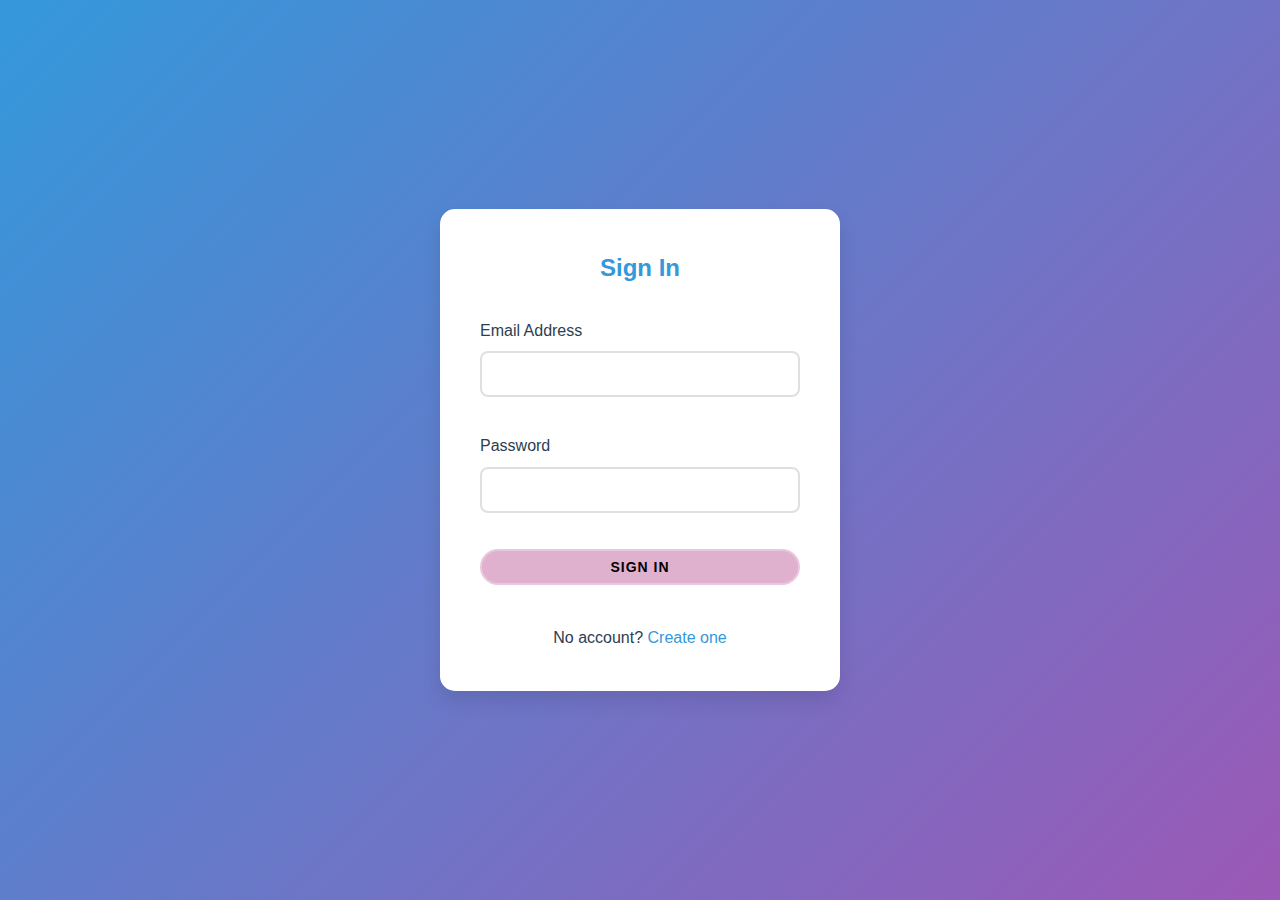
<file: frontend/pages/signin.html>
<!DOCTYPE html>
<html lang="en">
<head>
    <meta charset="UTF-8">
    <meta name="viewport" content="width=device-width, initial-scale=1.0">
    <title>Sign In - Wellness Tracker</title>
    <link rel="stylesheet" href="styles.css">
    <script src="auth.js" defer></script>
</head>
<body>
    <div class="auth-page">
        <div class="auth-card">
            <h2>Sign In</h2>
            <form id="signInForm" class="auth-form">
                <div class="form-group">
                    <label for="email">Email Address</label>
                    <input type="email" id="email" required>
                </div>
                <div class="form-group">
                    <label for="password">Password</label>
                    <input type="password" id="password" required>
                </div>
                <button type="submit" class="auth-btn">Sign In</button>
                <div class="auth-links">
                    <p>No account? <a href="signup.html">Create one</a></p>
                </div>
            </form>
        </div>
    </div>
</body>
</html>
</file>
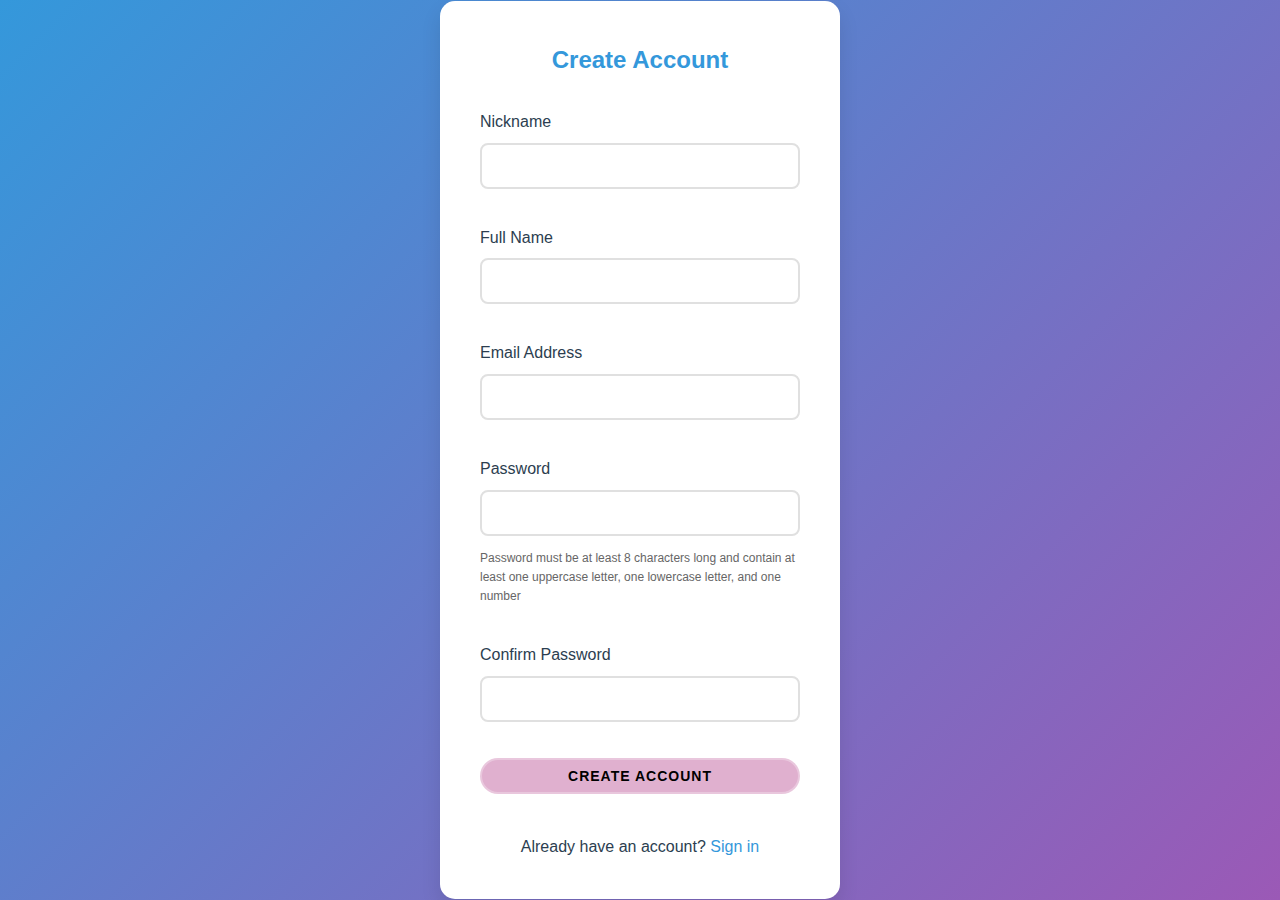
<file: frontend/pages/signup.html>
<!DOCTYPE html>
<html lang="en">
<head>
    <meta charset="UTF-8">
    <meta name="viewport" content="width=device-width, initial-scale=1.0">
    <title>Create Account - Wellness Tracker</title>
    <link rel="stylesheet" href="styles.css">
    <script src="auth.js" defer></script>
</head>
<body>
    <div class="auth-page">
        <div class="auth-card">
            <h2>Create Account</h2>
            <form id="signUpForm" class="auth-form">
                <div class="form-group">
                    <label for="nickname">Nickname</label>
                    <input type="text" id="nickname" required>
                </div>
                <div class="form-group">
                    <label for="fullname">Full Name</label>
                    <input type="text" id="fullname" required>
                </div>
                <div class="form-group">
                    <label for="email">Email Address</label>
                    <input type="email" id="email" required>
                </div>
                <div class="form-group">
                    <label for="password">Password</label>
                    <input type="password" id="password" required>
                    <div class="password-requirements">
                        Password must be at least 8 characters long and contain at least one uppercase letter, one lowercase letter, and one number
                    </div>
                </div>
                <div class="form-group">
                    <label for="confirmPassword">Confirm Password</label>
                    <input type="password" id="confirmPassword" required>
                </div>
                <button type="submit" class="auth-btn">Create Account</button>
                <div class="auth-links">
                    <p>Already have an account? <a href="signin.html">Sign in</a></p>
                </div>
            </form>
        </div>
    </div>
</body>
</html>
</file>
<file: frontend/pages/styles.css>
:root {
    --primary-color: #3498db;
    --secondary-color: #2ecc71;
    --background-color: #f0f4f8;
    --text-color: #2c3e50;
    --card-background: #ffffff;
    --accent-color: #9b59b6;
}

* {
    margin: 0;
    padding: 0;
    box-sizing: border-box;
    transition: all 0.3s ease;
}

body {
    font-family: 'Segoe UI', Tahoma, Geneva, Verdana, sans-serif;
    background-color: var(--background-color);
    color: var(--text-color);
    line-height: 1.6;
}

.container {
    max-width: 1100px;
    margin: 0 auto;
    padding: 20px;
}

header {
    position: relative;
    display: flex;
    flex-direction: column;
    align-items: center;
    justify-content: center;
    padding: 40px 20px;
    background: linear-gradient(135deg, var(--primary-color), var(--accent-color));
    color: white;
    text-align: center;
    border-radius: 12px;
    box-shadow: 0 10px 20px rgba(0,0,0,0.1);
}

/* Header Layout */
header {
    display: flex;
    flex-direction: column;
    gap: 15px;
    padding: 15px 0;
}


header h1 {
    font-weight: 300;
    letter-spacing: 1px;
}

.nav-back {
    position: absolute;
    left: 20px;
    top: 20px;
}

.nav-back button {
    background: transparent;
    color: white;
    border: 2px solid rgba(255, 255, 255, 0.3);
    padding: 8px 15px;
    border-radius: 20px;
    cursor: pointer;
    font-size: 14px;
    display: flex;
    align-items: center;
    gap: 8px;
}

.nav-back button:hover {
    background: rgba(255, 255, 255, 0.1);
}

.auth-container {
    position: absolute;
    top: 20px;
    right: 20px;
    z-index: 1;
}

.auth-btn {
    background-color: rgba(211, 143, 187, 0.7);
    color: rgb(0, 0, 0);
    border: 2px solid rgba(255, 255, 255, 0.3);
    padding: 8px 20px;
    border-radius: 20px;
    cursor: pointer;
    font-size: 14px;
    transition: all 0.3s ease;
    display: inline-block;
}

.auth-btn:hover {
    background-color: rgba(255, 255, 255, 0.1);
    transform: translateY(-2px);
}

nav {
    display: flex;
    justify-content: center;
    gap: 20px;
    margin-top: 20px;
}

nav button {
    background-color: rgba(255,255,255,0.2);
    color: white;
    border: none;
    padding: 12px 25px;
    border-radius: 30px;
    cursor: pointer;
    font-weight: 600;
    text-transform: uppercase;
    letter-spacing: 1px;
    outline: none;
}

nav button:hover {
    background-color: rgba(255,255,255,0.3);
    transform: translateY(-3px);
}

main section {
    display: none;
    background-color: var(--card-background);
    padding: 30px;
    margin-top: 25px;
    border-radius: 12px;
    box-shadow: 0 15px 30px rgba(0,0,0,0.08);
}

.active-section {
    display: block;
    animation: fadeIn 0.5s ease;
}

@keyframes fadeIn {
    from { opacity: 0; transform: translateY(20px); }
    to { opacity: 1; transform: translateY(0); }
}

section h2 {
    color: var(--primary-color);
    margin-bottom: 20px;
    border-bottom: 3px solid var(--secondary-color);
    padding-bottom: 10px;
}

form {
    display: grid;
    gap: 15px;
}

textarea, input, select {
    width: 100%;
    padding: 12px;
    border: 2px solid #e0e0e0;
    border-radius: 8px;
    font-size: 16px;
}

textarea {
    resize: vertical;
    min-height: 120px;
}

button {
    background-color: var(--primary-color);
    color: white;
    border: none;
    padding: 12px 20px;
    border-radius: 30px;
    cursor: pointer;
    font-weight: 600;
    text-transform: uppercase;
    letter-spacing: 1px;
}

button:hover {
    background-color: var(--accent-color);
    transform: translateY(-2px);
    box-shadow: 0 5px 15px rgba(0,0,0,0.1);
}

#mealTracker {
    display: flex;
    gap: 20px;
    margin-bottom: 20px;
}

.meal-category {
    flex: 1;
    background-color: #f9f9f9;
    border-radius: 10px;
    padding: 20px;
    box-shadow: 0 5px 15px rgba(0,0,0,0.05);
}

.meal-category h3 {
    color: var(--secondary-color);
    margin-bottom: 15px;
}

.meal-category ul {
    list-style-type: none;
}

.meal-category li {
    background-color: white;
    margin-bottom: 10px;
    padding: 12px;
    border-radius: 8px;
    box-shadow: 0 3px 10px rgba(0,0,0,0.05);
}

#metricsTracker {
    display: grid;
    grid-template-columns: repeat(3, 1fr);
    gap: 20px;
}

.metric {
    background-color: #f9f9f9;
    padding: 20px;
    border-radius: 10px;
    text-align: center;
    box-shadow: 0 5px 15px rgba(0,0,0,0.05);
}

.metric label {
    display: block;
    margin-bottom: 10px;
    color: var(--primary-color);
}

#statsSection {
    display: grid;
    gap: 30px;
}

#nutrientStats, #mentalHealthStats, #progressTracking {
    background-color: var(--card-background);
    border-radius: 12px;
    padding: 25px;
    box-shadow: 0 10px 20px rgba(0,0,0,0.05);
}

.chart-container {
    height: 300px;
    margin-bottom: 20px;
}

.nutrient-details {
    margin-top: 20px;
}

#recommendedIntakeTable {
    width: 100%;
    border-collapse: separate;
    border-spacing: 0;
    margin-top: 15px;
}

#recommendedIntakeTable th, 
#recommendedIntakeTable td {
    padding: 12px;
    text-align: left;
    border-bottom: 1px solid #f0f0f0;
}

.mental-health-grid {
    display: grid;
    grid-template-columns: repeat(3, 1fr);
    gap: 20px;
}

.mental-health-card, .progress-card {
    background-color: #f9f9f9;
    border-radius: 10px;
    padding: 20px;
    text-align: center;
    box-shadow: 0 5px 15px rgba(0,0,0,0.05);
    transition: all 0.3s ease;
}

#stressLevelCard:hover {
    background: linear-gradient(135deg, #ffc67c, #ffb347);
    color: var(--text-color);
    transform: scale(1.03);
    box-shadow: 0 10px 20px rgba(255,198,124,0.2);
}

#moodTrackerCard:hover {
    background: linear-gradient(135deg, #a5e6bc, #87d5a5);
    color: var(--text-color);
    transform: scale(1.03);
    box-shadow: 0 10px 20px rgba(165,230,188,0.2);
}

#sleepQualityCard:hover {
    background: linear-gradient(135deg, #a5ceff, #7eb9ff);
    color: var(--text-color);
    transform: scale(1.03);
    box-shadow: 0 10px 20px rgba(165,206,255,0.2);
}

.progress-card:nth-child(1):hover {
    background: linear-gradient(135deg, #ffb3d9, #ffaed6);
    color: var(--text-color);
    transform: scale(1.03);
    box-shadow: 0 10px 20px rgba(255,179,217,0.2);
}

.progress-card:nth-child(2):hover {
    background: linear-gradient(135deg, #ffab91, #ff8a80);
    color: var(--text-color);
    transform: scale(1.03);
    box-shadow: 0 10px 20px rgba(255,171,145,0.2);
}

.mental-health-card:hover,
.progress-card:hover {
    cursor: pointer;
    background-blend-mode: soft-light;
}

.mental-health-card, 
.progress-card,
#stressLevelCard:hover,
#moodTrackerCard:hover,
#sleepQualityCard:hover {
    transition: all 0.3s cubic-bezier(0.25, 0.8, 0.25, 1);
}

.progress-grid {
    display: grid;
    grid-template-columns: 1fr 1fr;
    gap: 20px;
}

.journal-actions {
    display: flex;
    gap: 15px;
    margin-top: 15px;
}

.journal-history-container {
    display: flex;
    flex-direction: column;
    gap: 15px;
    max-height: 600px;
    overflow-y: auto;
}

.journal-history-entry {
    background-color: #f9f9f9;
    border-radius: 10px;
    padding: 15px;
    display: flex;
    justify-content: space-between;
    align-items: flex-start;
    box-shadow: 0 4px 6px rgba(0,0,0,0.1);
}

.journal-history-entry .journal-entry-content {
    flex-grow: 1;
    margin-right: 15px;
}

.journal-history-entry .entry-actions {
    display: flex;
    gap: 10px;
}

.edit-entry-btn, .delete-entry-btn {
    padding: 8px 15px;
    border-radius: 5px;
    cursor: pointer;
    border: none;
    transition: all 0.3s ease;
}

.edit-entry-btn {
    background-color: var(--secondary-color);
    color: white;
}

.edit-entry-btn:hover {
    background-color: #27ae60;
    transform: translateY(-2px);
}

.edit-mode textarea {
    width: 100%;
    min-height: 100px;
    margin: 10px 0;
    padding: 10px;
    border: 2px solid var(--secondary-color);
    border-radius: 5px;
    font-size: 14px;
}

.edit-mode .edit-actions {
    display: flex;
    gap: 10px;
    justify-content: flex-end;
    margin-top: 10px;
}

.save-edit-btn, .cancel-edit-btn {
    padding: 8px 15px;
    border-radius: 5px;
    cursor: pointer;
    border: none;
    transition: all 0.3s ease;
}

.save-edit-btn {
    background-color: var(--secondary-color);
    color: white;
}

.cancel-edit-btn {
    background-color: #95a5a6;
    color: white;
}

.save-edit-btn:hover, .cancel-edit-btn:hover {
    transform: translateY(-2px);
}

.journal-history-entry p {
    margin-bottom: 10px;
}

.delete-entry-btn {
    background-color: #ff6b6b;
    color: white;
}

.delete-entry-btn:hover {
    background-color: #ff5252;
}

.journal-history-controls {
    display: flex;
    flex-direction: column;
    align-items: center;
    gap: 15px;
    margin-top: 20px;
}

.journal-history-controls .calendar-container, 
.journal-history-controls #selectedDateDisplay,
.journal-history-controls #deleteAllEntriesBtn {
    width: 100%;
    max-width: 400px;
    text-align: center;
}

#deleteAllEntriesBtn {
    margin-top: 20px;
    background-color: #ff4757;
    color: white;
}

#deleteAllEntriesBtn:hover {
    background-color: #ff3636;
}

input[type="range"] {
    appearance: none; 
  -webkit-appearance: none;
  width: 100%;
  height: 10px;
  border-radius: 5px;
  background: #e0e0e0;
  outline: none;
}

input[type="range"]::-webkit-slider-thumb {
  -webkit-appearance: none;
  appearance: none;
  width: 20px;
  height: 20px;
  border-radius: 50%;
  cursor: pointer;
}

#happinessLevel {
  background: linear-gradient(to right, #a2d5ab 0%, #a2d5ab 50%, #e0e0e0 50%, #e0e0e0 100%);
}

#dissociationLevel {
  background: linear-gradient(to right, #add8e6 0%, #add8e6 50%, #e0e0e0 50%, #e0e0e0 100%);
}

#anxietyLevel {
  background: linear-gradient(to right, #ffdab9 0%, #ffdab9 50%, #e0e0e0 50%, #e0e0e0 100%);
}

input[type="range"]::-webkit-slider-runnable-track {
  height: 10px;
  border-radius: 5px;
  background: #e0e0e0;
}

input[type="range"]::-moz-range-track {
  height: 10px;
  border-radius: 5px;
  background: #e0e0e0;
}

.food-entry-form {
  background: #fff;
  padding: 20px;
  border-radius: 10px;
  box-shadow: 0 2px 10px rgba(0,0,0,0.1);
  margin-bottom: 20px;
}

.nutrient-comparison {
  display: grid;
  grid-template-columns: repeat(2, 1fr);
  gap: 20px;
  margin-top: 20px;
  padding: 20px;
  background: #fff;
  border-radius: 10px;
  box-shadow: 0 2px 10px rgba(0,0,0,0.1);
}

.intake-card {
  padding: 15px;
  border-radius: 8px;
  text-align: center;
}

.intake-card.recommended {
  background: rgba(46, 204, 113, 0.1);
}

.intake-card.current {
  background: rgba(52, 152, 219, 0.1);
}

.auth-page {
    display: flex;
    justify-content: center;
    align-items: center;
    min-height: 100vh;
    background: linear-gradient(135deg, var(--primary-color), var(--accent-color));
}

.auth-card {
    background: white;
    padding: 40px;
    border-radius: 15px;
    box-shadow: 0 10px 20px rgba(0, 0, 0, 0.1);
    width: 100%;
    max-width: 400px;
}

.auth-card h2 {
    text-align: center;
    color: var(--primary-color);
    margin-bottom: 30px;
}

.auth-form {
    display: flex;
    flex-direction: column;
    gap: 20px;
}

.form-group {
    display: flex;
    flex-direction: column;
    gap: 8px;
}

.form-group label {
    font-weight: 500;
    color: var(--text-color);
}

.form-group input {
    padding: 12px;
    border: 2px solid #e0e0e0;
    border-radius: 8px;
    font-size: 16px;
    transition: border-color 0.3s ease;
}

.form-group input:focus {
    border-color: var(--primary-color);
    outline: none;
}

.auth-links {
    text-align: center;
    margin-top: 20px;
}

.auth-links a {
    color: var(--primary-color);
    text-decoration: none;
    transition: color 0.3s ease;
}

.auth-links a:hover {
    color: var(--accent-color);
}

.password-requirements {
    font-size: 12px;
    color: #666;
    margin-top: 5px;
}

.error-message {
    color: #e74c3c;
    font-size: 14px;
    margin-top: 5px;
}

footer {
    text-align: center;
    margin-top: 30px;
    padding: 20px;
    background: linear-gradient(135deg, var(--primary-color), var(--accent-color));
    color: white;
    border-radius: 12px;
}

@media (max-width: 768px) {
    #mealTracker, #metricsTracker {
        flex-direction: column;
        grid-template-columns: 1fr;
    }
    .mental-health-grid, .progress-grid {
        grid-template-columns: 1fr;
    }
}

.hidden {
    display: none;
}

#profileContainer {
    display: flex;
    align-items: center;
    gap: 8px;
}


/* Profile Dropdown Styles */
.profile-icon-container {
    position: relative;
    cursor: pointer;
}

#profileIcon {
    width: 40px;
    height: 40px;
    border-radius: 50%;
    object-fit: cover;
    border: 2px solid #4CAF50;
}

.profile-dropdown {
    position: absolute;
    right: 0;
    top: 50px;
    background: white;
    border-radius: 8px;
    box-shadow: 0 2px 10px rgba(0,0,0,0.1);
    width: 250px;
    z-index: 100;
    padding: 15px;
}

.profile-info {
    display: flex;
    align-items: center;
    gap: 10px;
    margin-bottom: 15px;
    padding-bottom: 15px;
    border-bottom: 1px solid #eee;
}

.profile-photo-sm img {
    width: 50px;
    height: 50px;
    border-radius: 50%;
    object-fit: cover;
}

.profile-details h4 {
    margin: 0;
    font-size: 16px;
}

.profile-details p {
    margin: 5px 0 0;
    font-size: 14px;
    color: #666;
}

.dropdown-btn {
    width: 100%;
    padding: 8px;
    background: #f5f5f5;
    border: none;
    border-radius: 4px;
    cursor: pointer;
    display: flex;
    align-items: center;
    gap: 8px;
    font-size: 14px;
}

.dropdown-btn:hover {
    background: #e9e9e9;
}

.dropdown-btn i {
    font-size: 14px;
}

/* Profile Page Styles */
.profile-container {
    max-width: 800px;
    margin: 0 auto;
    padding: 20px;
}

.profile-header {
    text-align: center;
    margin-bottom: 30px;
}

.profile-photo-container {
    position: relative;
    width: 150px;
    height: 150px;
    margin: 0 auto 20px;
}

#profilePhotoDisplay {
    width: 100%;
    height: 100%;
    border-radius: 50%;
    object-fit: cover;
    border: 3px solid #4CAF50;
}

.upload-btn {
    position: absolute;
    bottom: 0;
    right: 0;
    background: #4CAF50;
    color: white;
    border-radius: 50%;
    width: 40px;
    height: 40px;
    display: flex;
    align-items: center;
    justify-content: center;
    cursor: pointer;
}

.profile-details {
    background: white;
    border-radius: 8px;
    padding: 20px;
    box-shadow: 0 2px 10px rgba(0,0,0,0.1);
}

.profile-section {
    margin-bottom: 30px;
}

.profile-section h3 {
    border-bottom: 1px solid #eee;
    padding-bottom: 10px;
    margin-bottom: 20px;
}

.profile-field {
    display: flex;
    justify-content: space-between;
    margin-bottom: 15px;
}

.profile-field label {
    font-weight: bold;
    color: #555;
}

.editable-field {
    display: flex;
    align-items: center;
    gap: 10px;
}

.edit-btn {
    background: none;
    border: none;
    color: #4CAF50;
    cursor: pointer;
    font-size: 14px;
}

.edit-btn:hover {
    text-decoration: underline;
}

.back-btn {
    display: inline-flex;
    align-items: center;
    gap: 5px;
    color: #4CAF50;
    text-decoration: none;
    margin-bottom: 20px;
}


.header-content {
    display: flex;
    justify-content: space-between;
    align-items: center;
    width: 100%;
}

.auth-container {
    position: relative;
    display: flex;
    align-items: center;
    gap: 10px;
}

/* Profile Icon Styles */
.profile-icon-container {
    position: relative;
    cursor: pointer;
}

#profileIcon {
    width: 40px;
    height: 40px;
    border-radius: 50%;
    object-fit: cover;
    border: 2px solid #4CAF50;
    transition: transform 0.2s ease;
}

#profileIcon:hover {
    transform: scale(1.05);
}

/* Dropdown Styles */
.profile-dropdown {
    position: absolute;
    right: 0;
    top: 50px;
    background: white;
    border-radius: 8px;
    box-shadow: 0 2px 10px rgba(0,0,0,0.15);
    width: 250px;
    padding: 15px;
    z-index: 1000;
    opacity: 0;
    visibility: hidden;
    transform: translateY(-10px);
    transition: all 0.3s ease;
}

.profile-dropdown.active {
    opacity: 1;
    visibility: visible;
    transform: translateY(0);
}

.hidden {
    display: none !important;
}

.form-group {
    margin-bottom: 1rem;
}
.mood-options {
    display: flex;
    gap: 1rem;
    margin-top: 0.5rem;
}
.mood-options input[type="radio"] {
    display: none;
}
.mood-options label {
    cursor: pointer;
    padding: 0.5rem 1rem;
    border: 1px solid #ddd;
    border-radius: 4px;
}
.mood-options input[type="radio"]:checked + label {
    background-color: #4CAF50;
    color: white;
}
</file>
